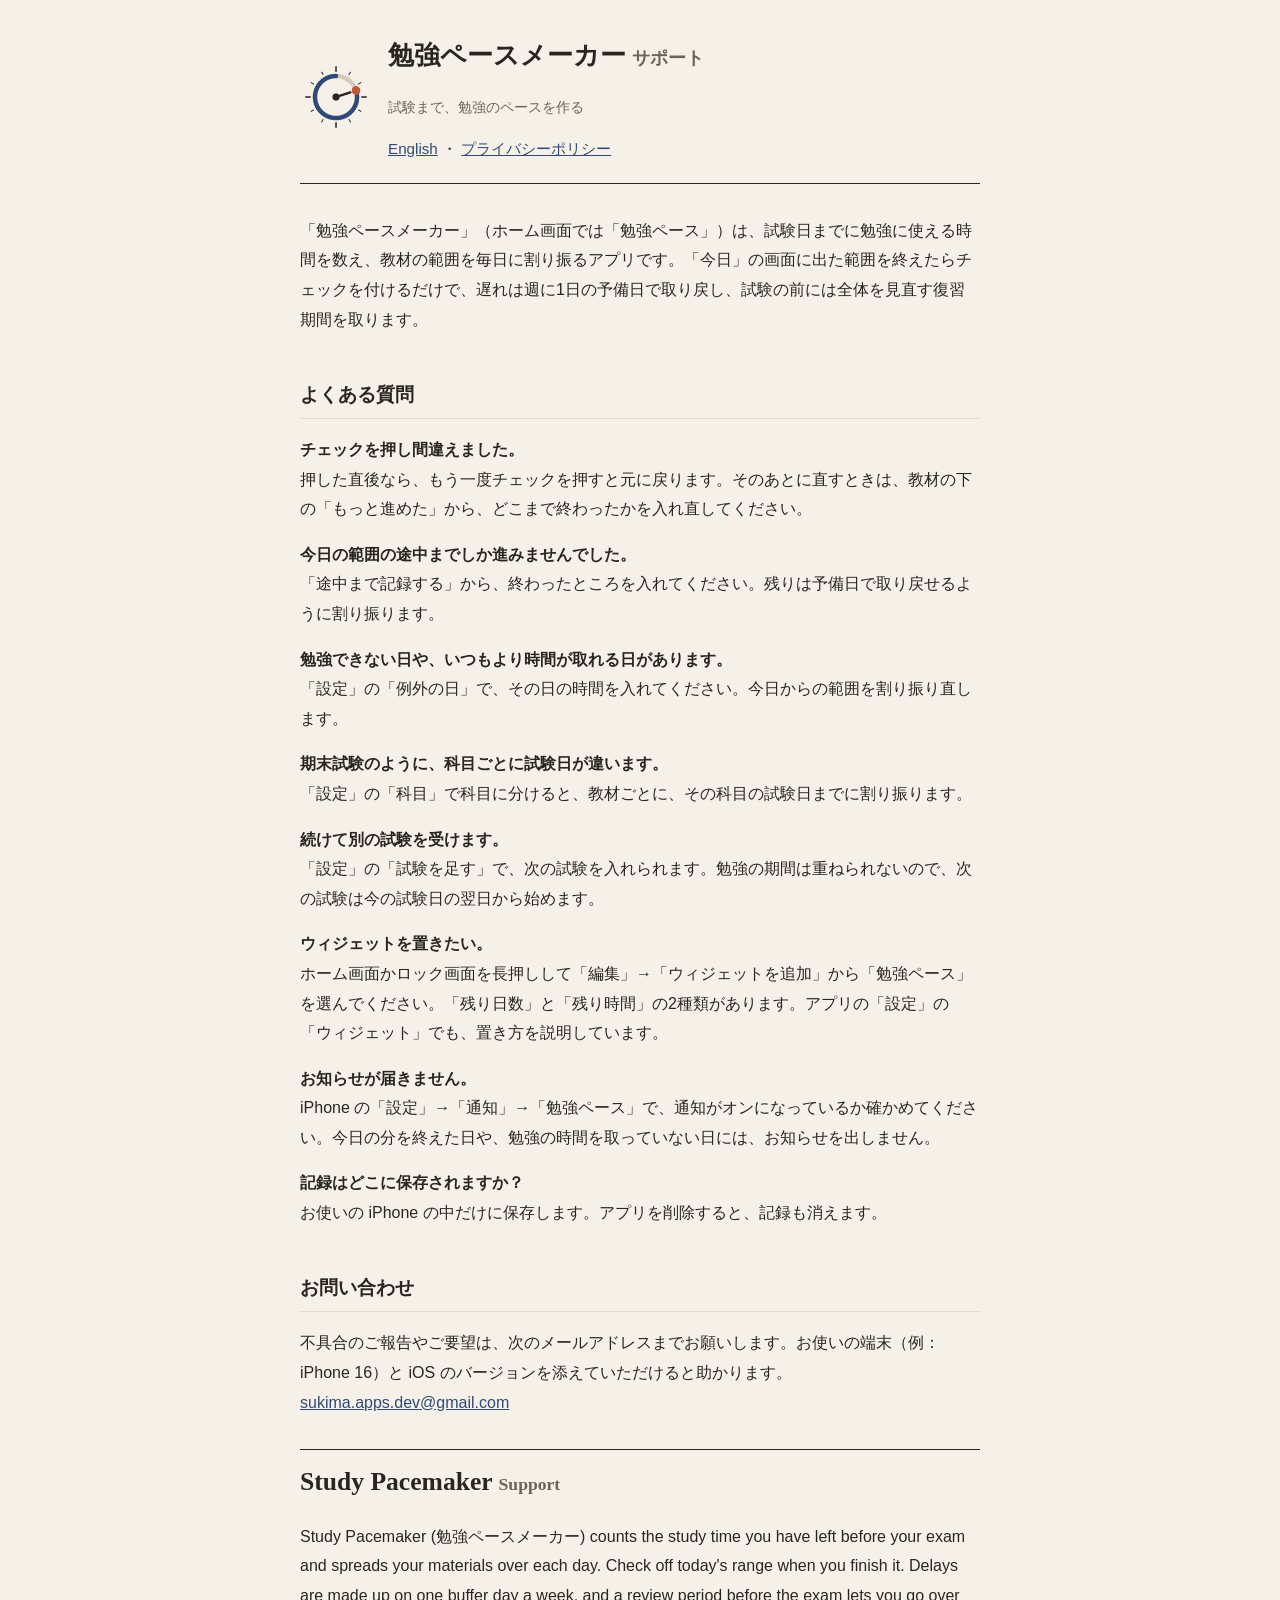
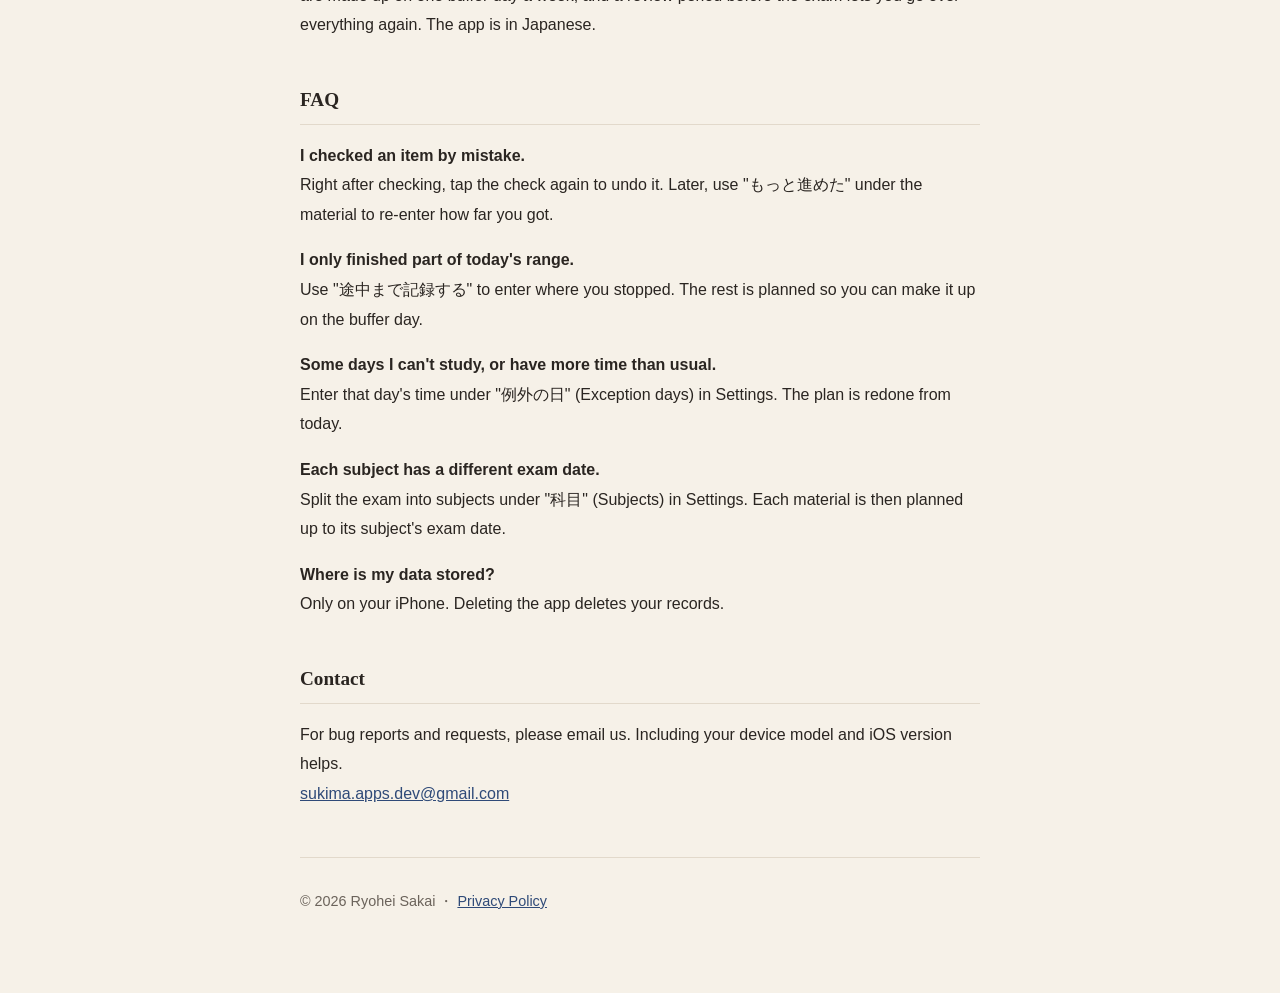
<file: index.html>
<!doctype html>
<html lang="ja">
<head>
<meta charset="utf-8">
<meta name="viewport" content="width=device-width, initial-scale=1">
<title>勉強ペースメーカー サポート / Support</title>
<meta name="description" content="試験日までに勉強に使える時間を見せ、教材の範囲を毎日に割り振るアプリ「勉強ペースメーカー」のサポートページ。よくある質問とお問い合わせ先。">
<link rel="stylesheet" href="style.css">
<link rel="icon" type="image/png" href="icon.png">
<link rel="apple-touch-icon" href="icon.png">
</head>
<body>
<main>
<header>
  <img src="icon.png" alt="勉強ペースメーカーのアイコン">
  <div>
    <h1>勉強ペースメーカー <span>サポート</span></h1>
    <p class="sub">試験まで、勉強のペースを作る</p>
    <nav><a href="#en">English</a> ・ <a href="privacy.html">プライバシーポリシー</a></nav>
  </div>
</header>

<section class="lang" lang="ja">
<p>「勉強ペースメーカー」（ホーム画面では「勉強ペース」）は、試験日までに勉強に使える時間を数え、教材の範囲を毎日に割り振るアプリです。「今日」の画面に出た範囲を終えたらチェックを付けるだけで、遅れは週に1日の予備日で取り戻し、試験の前には全体を見直す復習期間を取ります。</p>

<h2>よくある質問</h2>
<p><strong>チェックを押し間違えました。</strong><br>
押した直後なら、もう一度チェックを押すと元に戻ります。そのあとに直すときは、教材の下の「もっと進めた」から、どこまで終わったかを入れ直してください。</p>
<p><strong>今日の範囲の途中までしか進みませんでした。</strong><br>
「途中まで記録する」から、終わったところを入れてください。残りは予備日で取り戻せるように割り振ります。</p>
<p><strong>勉強できない日や、いつもより時間が取れる日があります。</strong><br>
「設定」の「例外の日」で、その日の時間を入れてください。今日からの範囲を割り振り直します。</p>
<p><strong>期末試験のように、科目ごとに試験日が違います。</strong><br>
「設定」の「科目」で科目に分けると、教材ごとに、その科目の試験日までに割り振ります。</p>
<p><strong>続けて別の試験を受けます。</strong><br>
「設定」の「試験を足す」で、次の試験を入れられます。勉強の期間は重ねられないので、次の試験は今の試験日の翌日から始めます。</p>
<p><strong>ウィジェットを置きたい。</strong><br>
ホーム画面かロック画面を長押しして「編集」→「ウィジェットを追加」から「勉強ペース」を選んでください。「残り日数」と「残り時間」の2種類があります。アプリの「設定」の「ウィジェット」でも、置き方を説明しています。</p>
<p><strong>お知らせが届きません。</strong><br>
iPhone の「設定」→「通知」→「勉強ペース」で、通知がオンになっているか確かめてください。今日の分を終えた日や、勉強の時間を取っていない日には、お知らせを出しません。</p>
<p><strong>記録はどこに保存されますか？</strong><br>
お使いの iPhone の中だけに保存します。アプリを削除すると、記録も消えます。</p>

<h2>お問い合わせ</h2>
<p>不具合のご報告やご要望は、次のメールアドレスまでお願いします。お使いの端末（例：iPhone 16）と iOS のバージョンを添えていただけると助かります。<br>
<a href="mailto:sukima.apps.dev@gmail.com">sukima.apps.dev@gmail.com</a></p>
</section>

<section class="lang" lang="en" id="en">
<h1>Study Pacemaker <span>Support</span></h1>
<p>Study Pacemaker (勉強ペースメーカー) counts the study time you have left before your exam and spreads your materials over each day. Check off today's range when you finish it. Delays are made up on one buffer day a week, and a review period before the exam lets you go over everything again. The app is in Japanese.</p>

<h2>FAQ</h2>
<p><strong>I checked an item by mistake.</strong><br>
Right after checking, tap the check again to undo it. Later, use "もっと進めた" under the material to re-enter how far you got.</p>
<p><strong>I only finished part of today's range.</strong><br>
Use "途中まで記録する" to enter where you stopped. The rest is planned so you can make it up on the buffer day.</p>
<p><strong>Some days I can't study, or have more time than usual.</strong><br>
Enter that day's time under "例外の日" (Exception days) in Settings. The plan is redone from today.</p>
<p><strong>Each subject has a different exam date.</strong><br>
Split the exam into subjects under "科目" (Subjects) in Settings. Each material is then planned up to its subject's exam date.</p>
<p><strong>Where is my data stored?</strong><br>
Only on your iPhone. Deleting the app deletes your records.</p>

<h2>Contact</h2>
<p>For bug reports and requests, please email us. Including your device model and iOS version helps.<br>
<a href="mailto:sukima.apps.dev@gmail.com">sukima.apps.dev@gmail.com</a></p>
</section>

<footer><p>© 2026 Ryohei Sakai ・ <a href="privacy.html">Privacy Policy</a></p></footer>
</main>
</body>
</html>
</file>
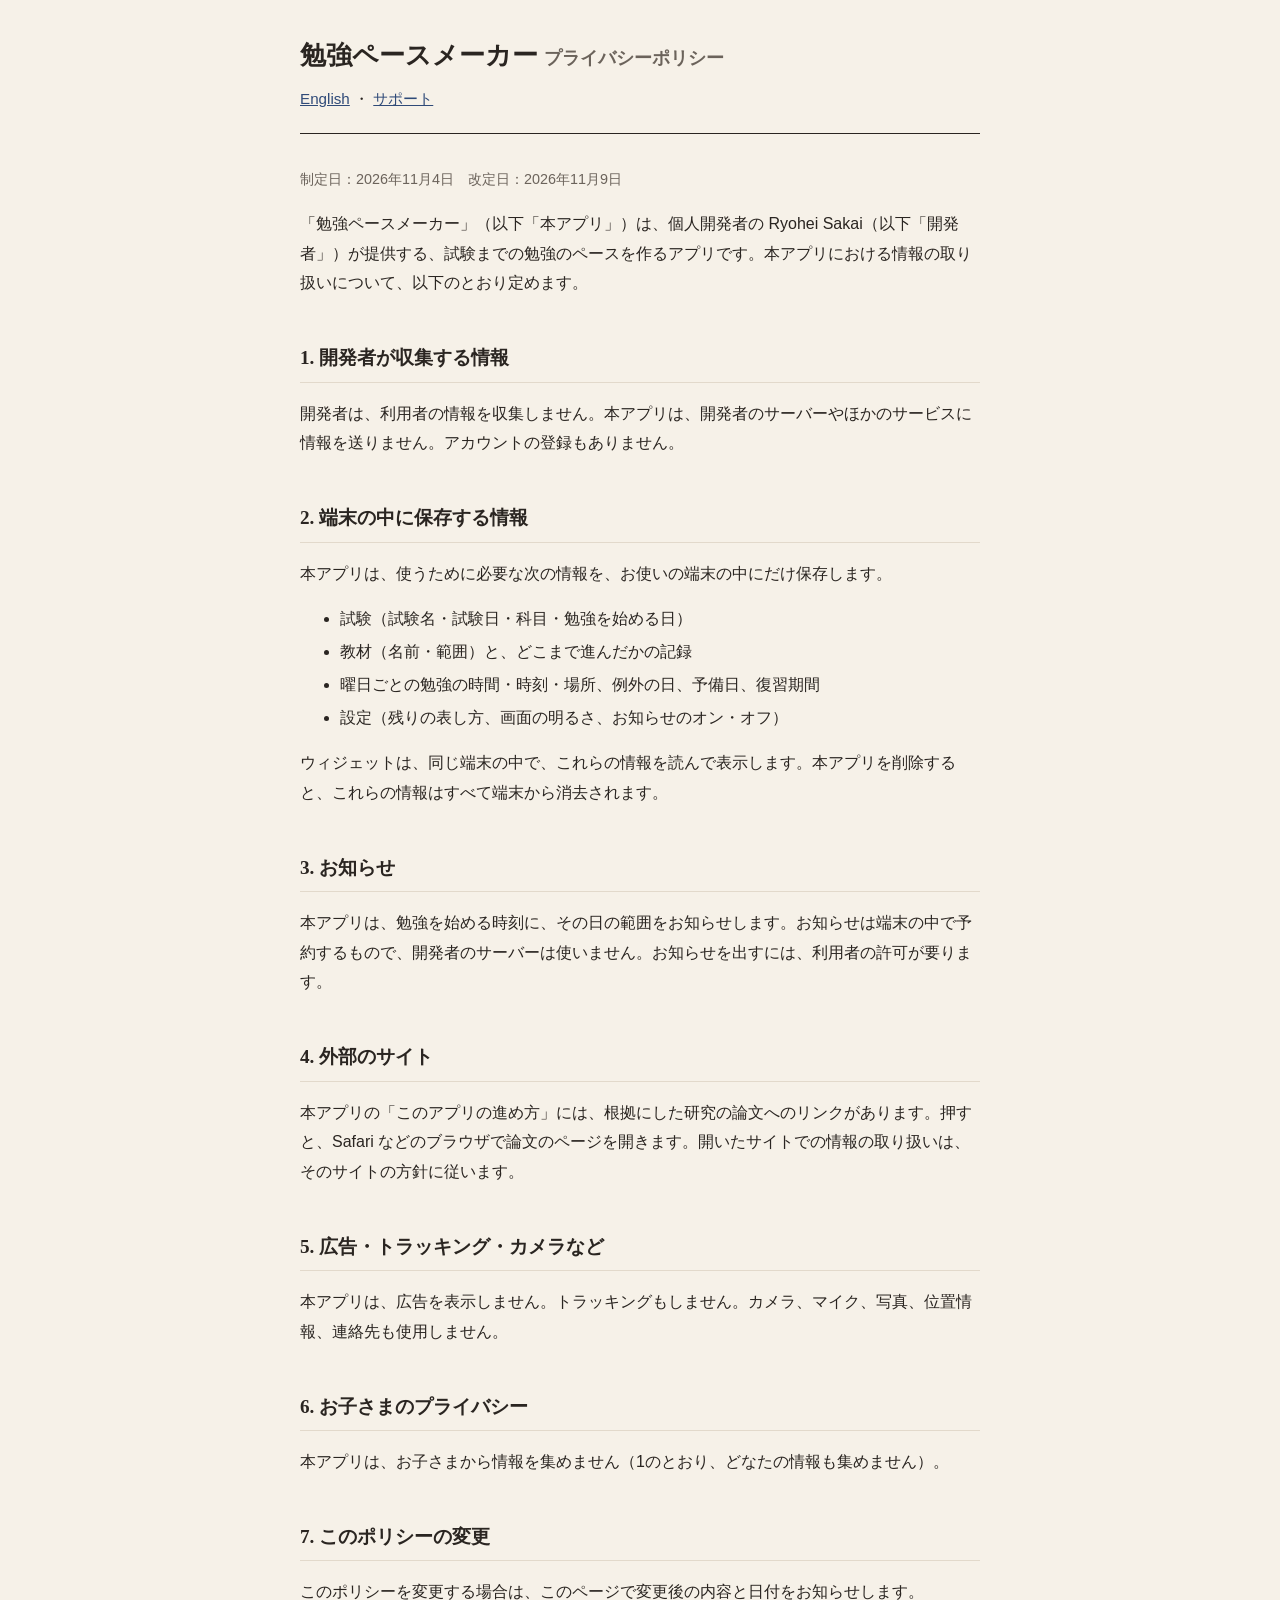
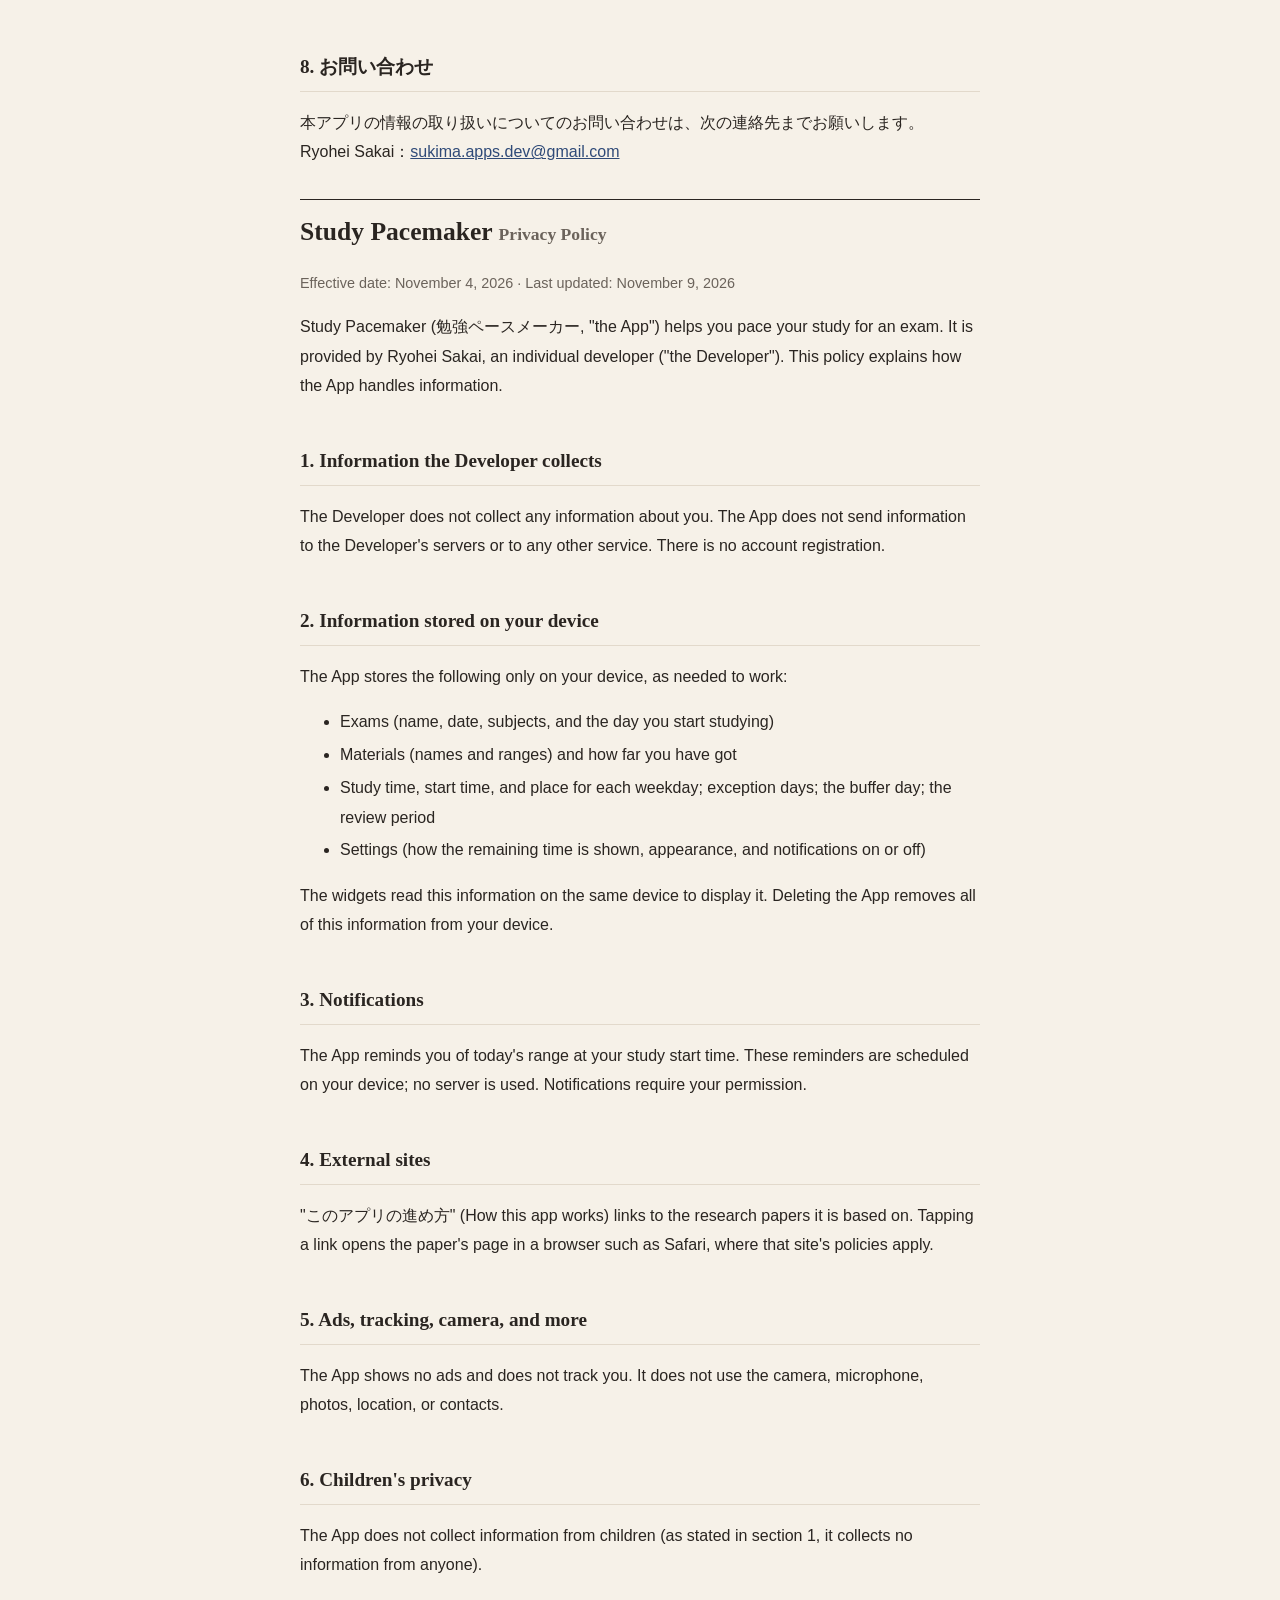
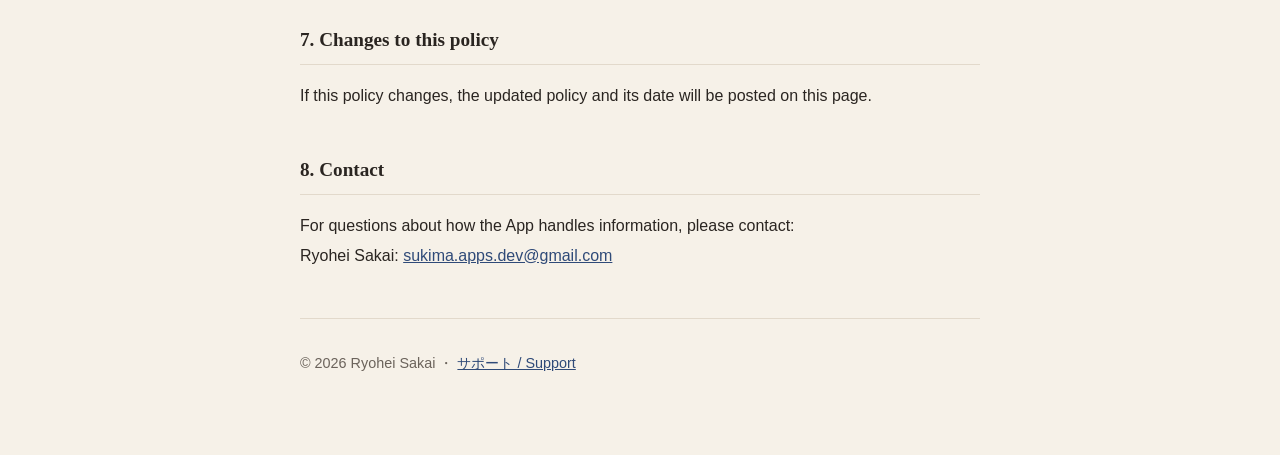
<file: privacy.html>
<!doctype html>
<html lang="ja">
<head>
<meta charset="utf-8">
<meta name="viewport" content="width=device-width, initial-scale=1">
<title>勉強ペースメーカー プライバシーポリシー / Privacy Policy</title>
<link rel="stylesheet" href="style.css">
<link rel="icon" type="image/png" href="icon.png">
</head>
<body>
<main>
<header>
  <div>
    <h1>勉強ペースメーカー <span>プライバシーポリシー</span></h1>
    <nav><a href="#en">English</a> ・ <a href="index.html">サポート</a></nav>
  </div>
</header>

<section class="lang" lang="ja">
<p class="updated">制定日：2026年11月4日　改定日：2026年11月9日</p>
<p>「勉強ペースメーカー」（以下「本アプリ」）は、個人開発者の Ryohei Sakai（以下「開発者」）が提供する、試験までの勉強のペースを作るアプリです。本アプリにおける情報の取り扱いについて、以下のとおり定めます。</p>

<h2>1. 開発者が収集する情報</h2>
<p>開発者は、利用者の情報を収集しません。本アプリは、開発者のサーバーやほかのサービスに情報を送りません。アカウントの登録もありません。</p>

<h2>2. 端末の中に保存する情報</h2>
<p>本アプリは、使うために必要な次の情報を、お使いの端末の中にだけ保存します。</p>
<ul>
  <li>試験（試験名・試験日・科目・勉強を始める日）</li>
  <li>教材（名前・範囲）と、どこまで進んだかの記録</li>
  <li>曜日ごとの勉強の時間・時刻・場所、例外の日、予備日、復習期間</li>
  <li>設定（残りの表し方、画面の明るさ、お知らせのオン・オフ）</li>
</ul>
<p>ウィジェットは、同じ端末の中で、これらの情報を読んで表示します。本アプリを削除すると、これらの情報はすべて端末から消去されます。</p>

<h2>3. お知らせ</h2>
<p>本アプリは、勉強を始める時刻に、その日の範囲をお知らせします。お知らせは端末の中で予約するもので、開発者のサーバーは使いません。お知らせを出すには、利用者の許可が要ります。</p>

<h2>4. 外部のサイト</h2>
<p>本アプリの「このアプリの進め方」には、根拠にした研究の論文へのリンクがあります。押すと、Safari などのブラウザで論文のページを開きます。開いたサイトでの情報の取り扱いは、そのサイトの方針に従います。</p>

<h2>5. 広告・トラッキング・カメラなど</h2>
<p>本アプリは、広告を表示しません。トラッキングもしません。カメラ、マイク、写真、位置情報、連絡先も使用しません。</p>

<h2>6. お子さまのプライバシー</h2>
<p>本アプリは、お子さまから情報を集めません（1のとおり、どなたの情報も集めません）。</p>

<h2>7. このポリシーの変更</h2>
<p>このポリシーを変更する場合は、このページで変更後の内容と日付をお知らせします。</p>

<h2>8. お問い合わせ</h2>
<p>本アプリの情報の取り扱いについてのお問い合わせは、次の連絡先までお願いします。<br>
Ryohei Sakai：<a href="mailto:sukima.apps.dev@gmail.com">sukima.apps.dev@gmail.com</a></p>
</section>

<section class="lang" lang="en" id="en">
<h1>Study Pacemaker <span>Privacy Policy</span></h1>
<p class="updated">Effective date: November 4, 2026 · Last updated: November 9, 2026</p>
<p>Study Pacemaker (勉強ペースメーカー, "the App") helps you pace your study for an exam. It is provided by Ryohei Sakai, an individual developer ("the Developer"). This policy explains how the App handles information.</p>

<h2>1. Information the Developer collects</h2>
<p>The Developer does not collect any information about you. The App does not send information to the Developer's servers or to any other service. There is no account registration.</p>

<h2>2. Information stored on your device</h2>
<p>The App stores the following only on your device, as needed to work:</p>
<ul>
  <li>Exams (name, date, subjects, and the day you start studying)</li>
  <li>Materials (names and ranges) and how far you have got</li>
  <li>Study time, start time, and place for each weekday; exception days; the buffer day; the review period</li>
  <li>Settings (how the remaining time is shown, appearance, and notifications on or off)</li>
</ul>
<p>The widgets read this information on the same device to display it. Deleting the App removes all of this information from your device.</p>

<h2>3. Notifications</h2>
<p>The App reminds you of today's range at your study start time. These reminders are scheduled on your device; no server is used. Notifications require your permission.</p>

<h2>4. External sites</h2>
<p>"このアプリの進め方" (How this app works) links to the research papers it is based on. Tapping a link opens the paper's page in a browser such as Safari, where that site's policies apply.</p>

<h2>5. Ads, tracking, camera, and more</h2>
<p>The App shows no ads and does not track you. It does not use the camera, microphone, photos, location, or contacts.</p>

<h2>6. Children's privacy</h2>
<p>The App does not collect information from children (as stated in section 1, it collects no information from anyone).</p>

<h2>7. Changes to this policy</h2>
<p>If this policy changes, the updated policy and its date will be posted on this page.</p>

<h2>8. Contact</h2>
<p>For questions about how the App handles information, please contact:<br>
Ryohei Sakai: <a href="mailto:sukima.apps.dev@gmail.com">sukima.apps.dev@gmail.com</a></p>
</section>

<footer><p>© 2026 Ryohei Sakai ・ <a href="index.html">サポート / Support</a></p></footer>
</main>
</body>
</html>
</file>
<file: style.css>
/* 「ペース計」の紙の見た目に合わせる（生成りの紙・墨・藍・朱） */
:root {
  --paper: #f6f1e8;
  --raised: #fbf8f2;
  --ink: #2a2521;
  --ink2: #6b635b;
  --line: #e2d9cb;
  --ai: #2f4a78;
  --shu: #c2543a;
}
@media (prefers-color-scheme: dark) {
  :root {
    --paper: #1c1a17;
    --raised: #262320;
    --ink: #ede6da;
    --ink2: #a9a096;
    --line: #34302b;
    --ai: #8fa8d8;
    --shu: #e27d62;
  }
}
* { box-sizing: border-box; }
body {
  margin: 0;
  background: var(--paper);
  color: var(--ink);
  font-family: -apple-system, BlinkMacSystemFont, "Hiragino Sans", "Hiragino Kaku Gothic ProN", "Noto Sans JP", sans-serif;
  line-height: 1.85;
}
main { max-width: 720px; margin: 0 auto; padding: 32px 20px 64px; }
header { display: flex; align-items: center; gap: 16px; padding-bottom: 20px; border-bottom: 1.5px solid var(--ink); }
header img { width: 72px; height: 72px; border-radius: 16px; flex: none; }
h1, h2 { font-family: "Hiragino Mincho ProN", "Yu Mincho", "Noto Serif JP", serif; font-weight: 600; }
h1 { font-size: 1.6rem; margin: 0; }
h1 span { display: inline-block; font-size: 1.1rem; color: var(--ink2); }
h2 { font-size: 1.2rem; margin-top: 2.2em; padding-bottom: 6px; border-bottom: 1px solid var(--line); }
section.lang { margin-top: 32px; }
section.lang + section.lang { border-top: 1.5px solid var(--ink); padding-top: 8px; }
.updated, footer, .sub { color: var(--ink2); font-size: 0.9rem; }
a { color: var(--ai); }
nav { margin-top: 6px; font-size: 0.95rem; }
li { margin: 0.2em 0; }
strong { font-weight: 600; }
footer { margin-top: 48px; padding-top: 16px; border-top: 1px solid var(--line); }
</file>
